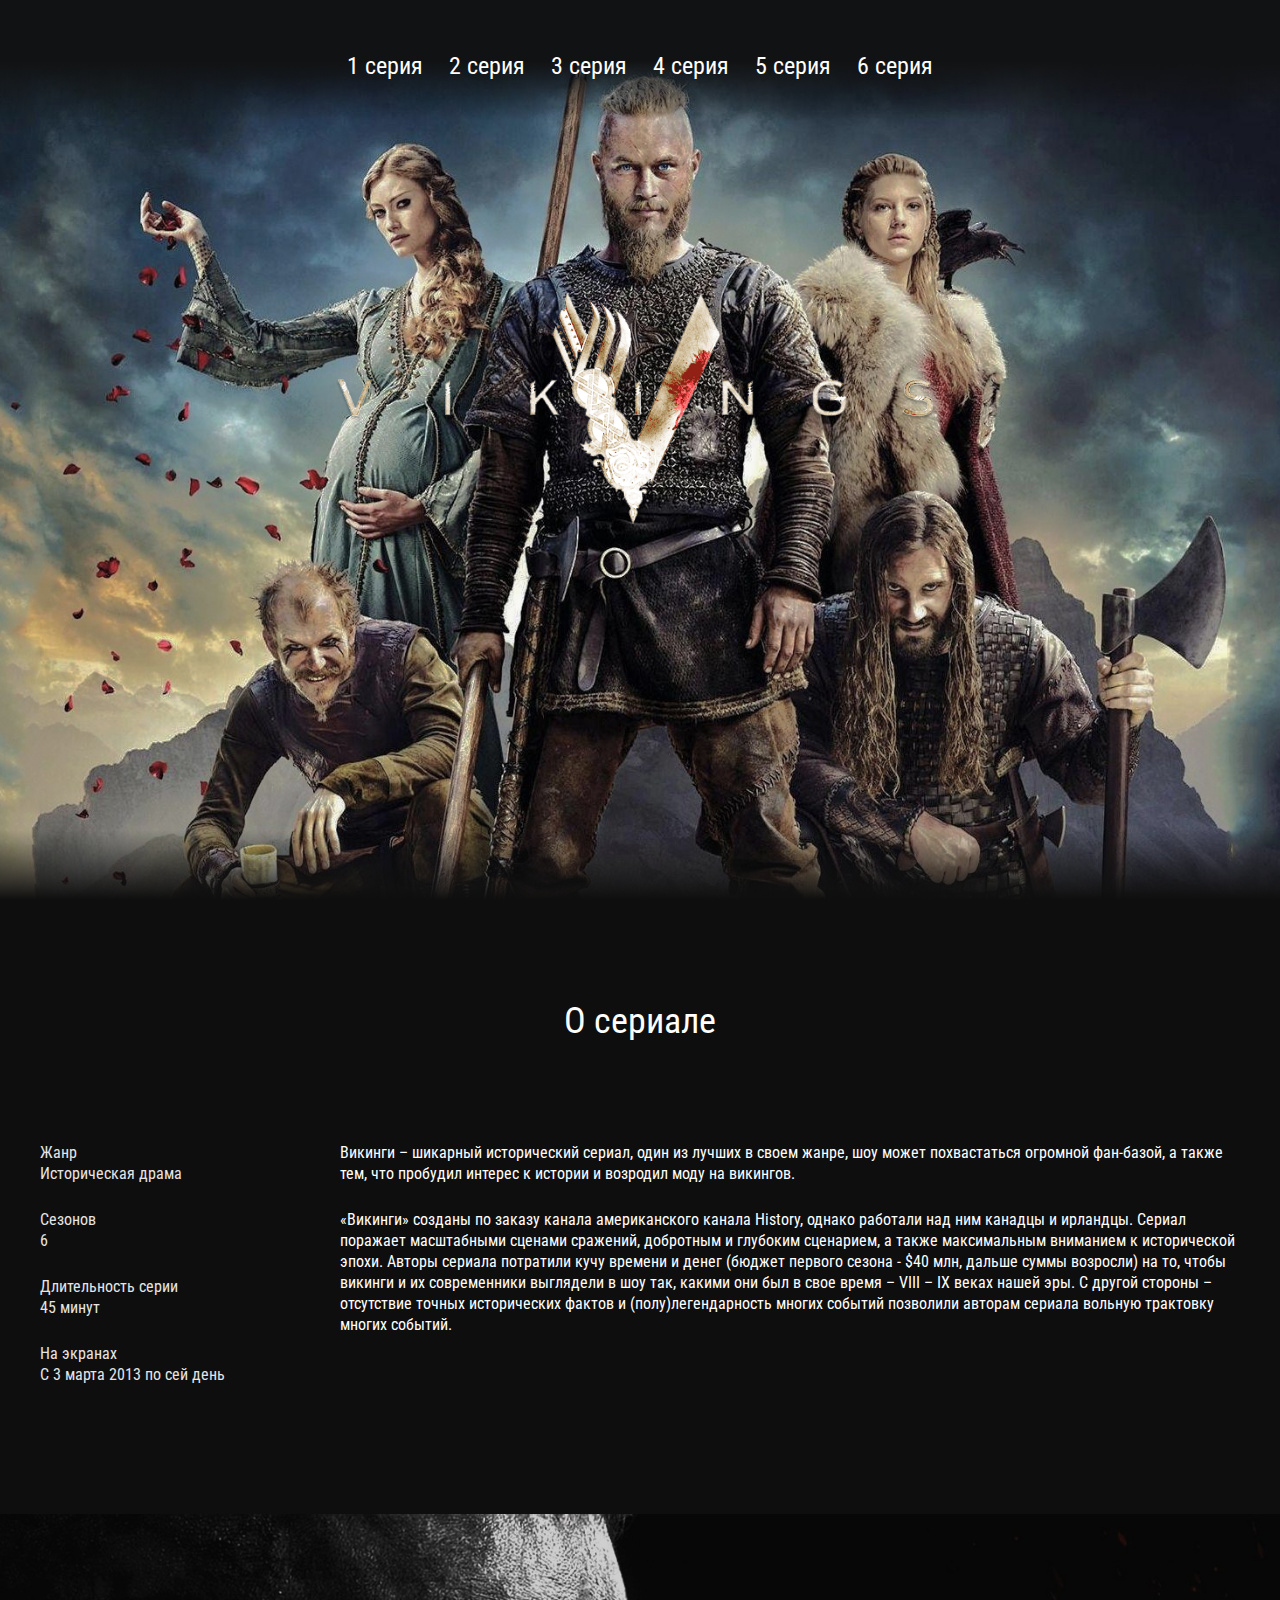
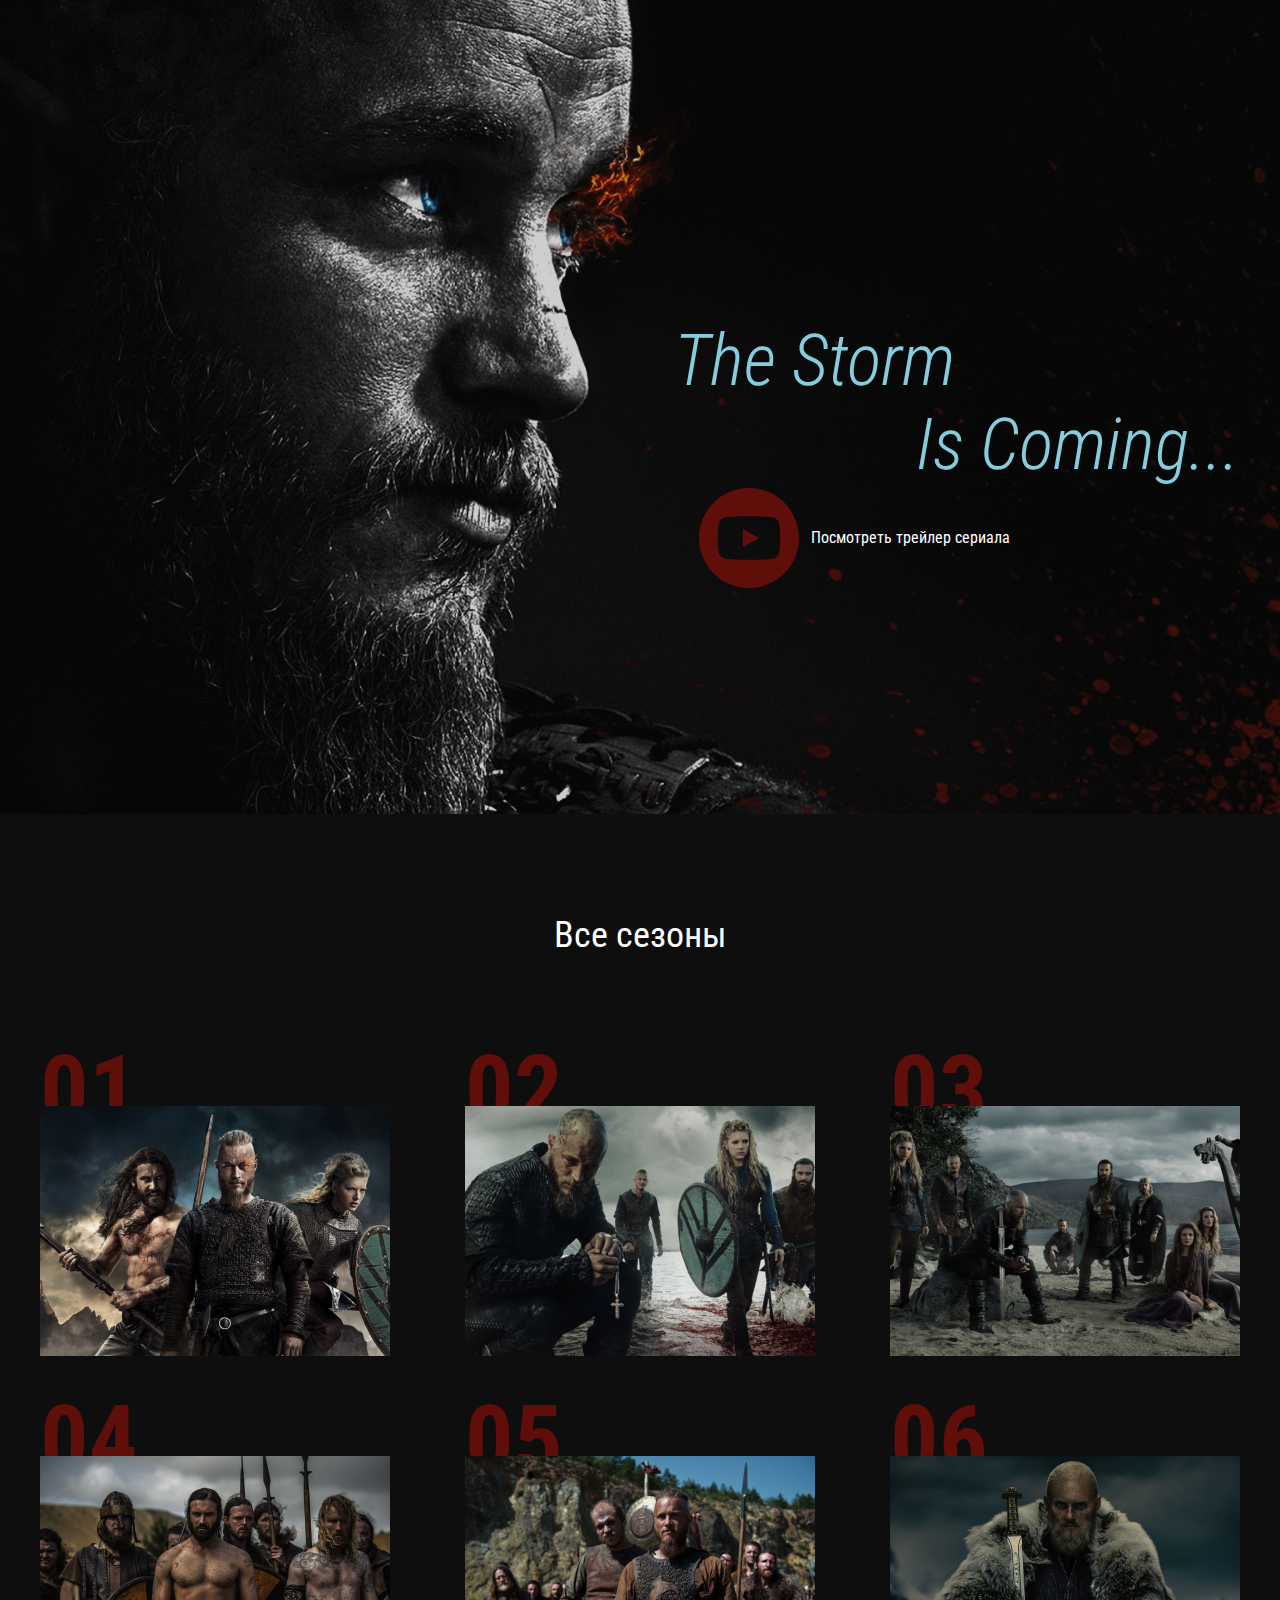
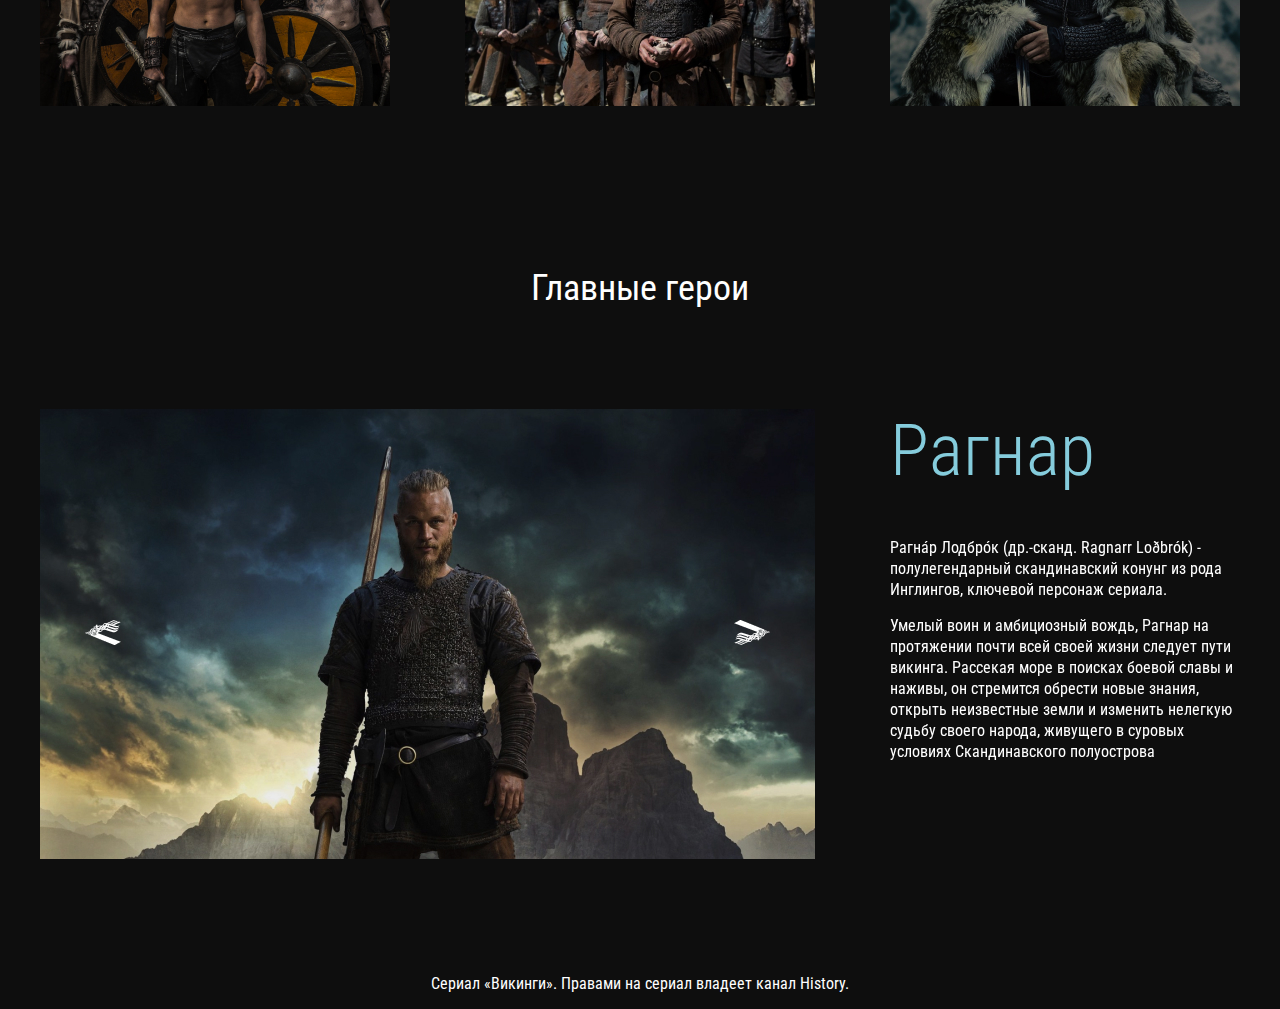
<file: index.html>
<!DOCTYPE html>
<html lang="ru">

<head>
    <meta charset="UTF-8">
    <meta name="viewport" content="width=device-width, initial-scale=1.0">
    <meta http-equiv="X-UA-Compatible" content="ie=edge">
    <title>Vikings</title>
    <link rel="preconnect" href="https://fonts.googleapis.com">
    <link rel="preconnect" href="https://fonts.gstatic.com" crossorigin>
    <link href="https://fonts.googleapis.com/css2?family=Roboto+Condensed:ital,wght@0,400;0,700;1,300&display=swap"
        rel="stylesheet">
    <link rel="stylesheet" href="css/reset.css">
    <link rel="stylesheet" href="css/slick.css">
    <link rel="stylesheet" href="css/jquery.fancybox.css">
    <link rel="stylesheet" href="css/style.css">

</head>

<body>
    <header class="header">
        <nav class="menu">
            <button class="menu__btn ">
                <span></span>
            </button>
            <ul class="menu__list">
                <li class="menu__list-item">
                    <a class="menu__list-link" href="#">1 серия</a>
                </li>
                <li class="menu__list-item">
                    <a class="menu__list-link" href="#">2 серия</a>
                </li>
                <li class="menu__list-item">
                    <a class="menu__list-link" href="#">3 серия</a>
                </li>
                <li class="menu__list-item">
                    <a class="menu__list-link" href="#">4 серия</a>
                </li>
                <li class="menu__list-item">
                    <a class="menu__list-link" href="#">5 серия</a>
                </li>
                <li class="menu__list-item">
                    <a class="menu__list-link" href="#">6 серия</a>
                </li>
            </ul>
        </nav>
        <div class="logo">
            <img class="logo__img" src="./images/лого.png" alt="logo">
        </div>
    </header>
    <section class="about section-page">
        <div class="container">
            <h3 class="title">
                О сериале
            </h3>
            <div class="about__inner">
                <ul class="about__info">
                    <li class="about__info-item">
                        Жанр
                        <span>Историческая драма</span>
                    </li>
                    <li class="about__info-item">
                        Сезонов
                        <span>6</span>
                    </li>
                    <li class="about__info-item">
                        Длительность серии
                        <span>45 минут</span>
                    </li>
                    <li class="about__info-item">
                        На экранах
                        <span>С 3 марта 2013 по сей день</span>
                    </li>
                </ul>
                <div class="about__text">
                    <p>
                        Викинги – шикарный исторический сериал, один из лучших в своем жанре, шоу может похвастаться
                        огромной фан-базой, а также тем, что пробудил интерес к истории и возродил моду на викингов.
                    </p>
                    <p>
                        «Викинги» созданы по заказу канала американского канала History, однако работали над ним
                        канадцы и ирландцы. Сериал поражает масштабными сценами сражений, добротным и глубоким
                        сценарием, а также максимальным вниманием к исторической эпохи. Авторы сериала потратили
                        кучу времени и денег (бюджет первого сезона - $40 млн, дальше суммы возросли) на то, чтобы
                        викинги и их современники выглядели в шоу так, какими они был в свое время – VIII – IX веках
                        нашей эры. С другой стороны – отсутствие точных исторических фактов и (полу)легендарность
                        многих событий позволили авторам сериала вольную трактовку многих событий.
                    </p>
                </div>
            </div>
        </div>
    </section>
   
    <section class="video">
        <div class="container">
            <h3 class="video__text">
                <span>The Storm</span>
                Is Coming...
            </h3>
            <a class="video__btn" data-fancybox href="https://www.youtube.com/watch?v=9GgxinPwAGc" target="_blank">Посмотреть трейлер сериала</a>
        </div>
    </section>
      
    <section class="seasons section-page">
        <div class="container">
            <h3 class="title">
                Все сезоны
            </h3>
            <ol class="seasons__inner">
                <li class="seasons__item" style="background-image: url(./images/1.jpg);">
                    <a class="seasons__link" href="season-1.html" target="_blank">Cмотреть</a>
                </li>
                <li class="seasons__item" style="background-image: url(./images/2.jpg);">
                    <a class="seasons__link" href="#">Cмотреть</a>
                </li>
                <li class="seasons__item" style="background-image: url(./images/3.jpg);">
                    <a class="seasons__link" href="#">Cмотреть</a>
                </li>
                <li class="seasons__item" style="background-image: url(./images/4.jpg);">
                    <a class="seasons__link" href="#">Cмотреть</a>
                </li>
                <li class="seasons__item" style="background-image: url(./images/5.jpg);">
                    <a class="seasons__link" href="#">Cмотреть</a>
                </li>
                <li class="seasons__item" style="background-image: url(./images/6.jpg);">
                    <a class="seasons__link" href="#">Cмотреть</a>
                </li>

            </ol>
        </div>
    </section>

    <!-- heroes section-page start -->

    <section class="heroes section-page">
        <div class="container">
            <h3 class="title">Главные герои</h3>
            <div class="heroes__inner">
                <div class="heroes__slider-img">
                    <img class="heroes__images" src="images/hero-1.jpg" alt="">
                    <img class="heroes__images" src="images/Haraldr.jpg" alt="">
                    <img class="heroes__images" src="images/Lagertha.jpg" alt="">
                </div>
                <div class="heroes__slider-text">
                    <div class="heroes__text">
                        <h4 class="heroes__name">Рагнар</h4>
                        <p>
                            Рагна́р Лодбро́к (др.-сканд. Ragnarr Loðbrók) -
                            полулегендарный скандинавский конунг
                            из рода Инглингов, ключевой персонаж
                            сериала.
                        </p>
                        <p>
                            Умелый воин и амбициозный вождь, Рагнар
                            на протяжении почти всей своей жизни
                            следует пути викинга. Рассекая море в
                            поисках боевой славы и наживы, он
                            стремится обрести новые знания, открыть
                            неизвестные земли и изменить нелегкую
                            судьбу своего народа, живущего в суровых
                            условиях Скандинавского полуострова
                        </p>
                    </div>
                    <div class="heroes__text">
                        <h4 class="heroes__name">Харальд</h4>
                        <p>
                            Ха́ральд Прекрасноволо́сый (др.-сканд.
                            Haraldr hárfagri, норв. Harald I Hårfagre;
                            умер ок. 933) — сын Хальвдана Чёрного, конунг
                            Вестфольда, первый король Норвегии.
                        </p>
                        <p>
                            Имя Харальда Прекрасноволосого упоминается в
                            историческом документе — Хронике королей
                            Норвегии. Текст был написан в Исландии
                            летописцем по имени Снорри Стерлузон приблизительно
                            в 1230 году, через 300 лет после царствования Харальда.
                            Тем не менее, известны и более старые источники,
                            рассказывающие о Харальде Прекрасноволосом.
                        </p>
                    </div>
                    <div class="heroes__text">
                        <h4 class="heroes__name">Лагерта</h4>
                        <p>
                            Лагерта (Ladgerda, Ladgertha или Lagertha) —
                            северная воительница, обладательница земель
                            в Норвегии и первая жена датского героя —
                            викинга Рагнара Лодброка.
                        </p>
                        <p>
                            Рагнар влюбляется в молодую женщину-воина
                            и признается, что обязан ей своей победой. Когда
                            он просит её руки, она отправляет к нему посланцев
                            с приглашением его в её дворец. Кораблем Рагнар
                            плывёт к ней, но там его ждут два животных: медведь и собака.
                            Рагнар убивает зверей и Лагерта соглашается
                            выйти за него замуж. У них рождается сын и две дочери.
                        </p>
                    </div>
                </div>
            </div>
        </div>        
    </section>

    <!-- heroes section-page end -->

    <!-- footer start -->

    <footer class="footer">
        <div class="constainer">
            <p class="copy">
                Сериал «Викинги». Правами на сериал владеет канал
                History.
            </p>
        </div>
    </footer>

    <!-- footer end -->

    <script src="https://ajax.googleapis.com/ajax/libs/jquery/3.4.1/jquery.min.js"></script>
    <script src="js/slick.min.js"></script>
    <script src="js/jquery.fancybox.min.js"></script>
    <script src="js/main.js"></script>
</body>

</html>
</file>
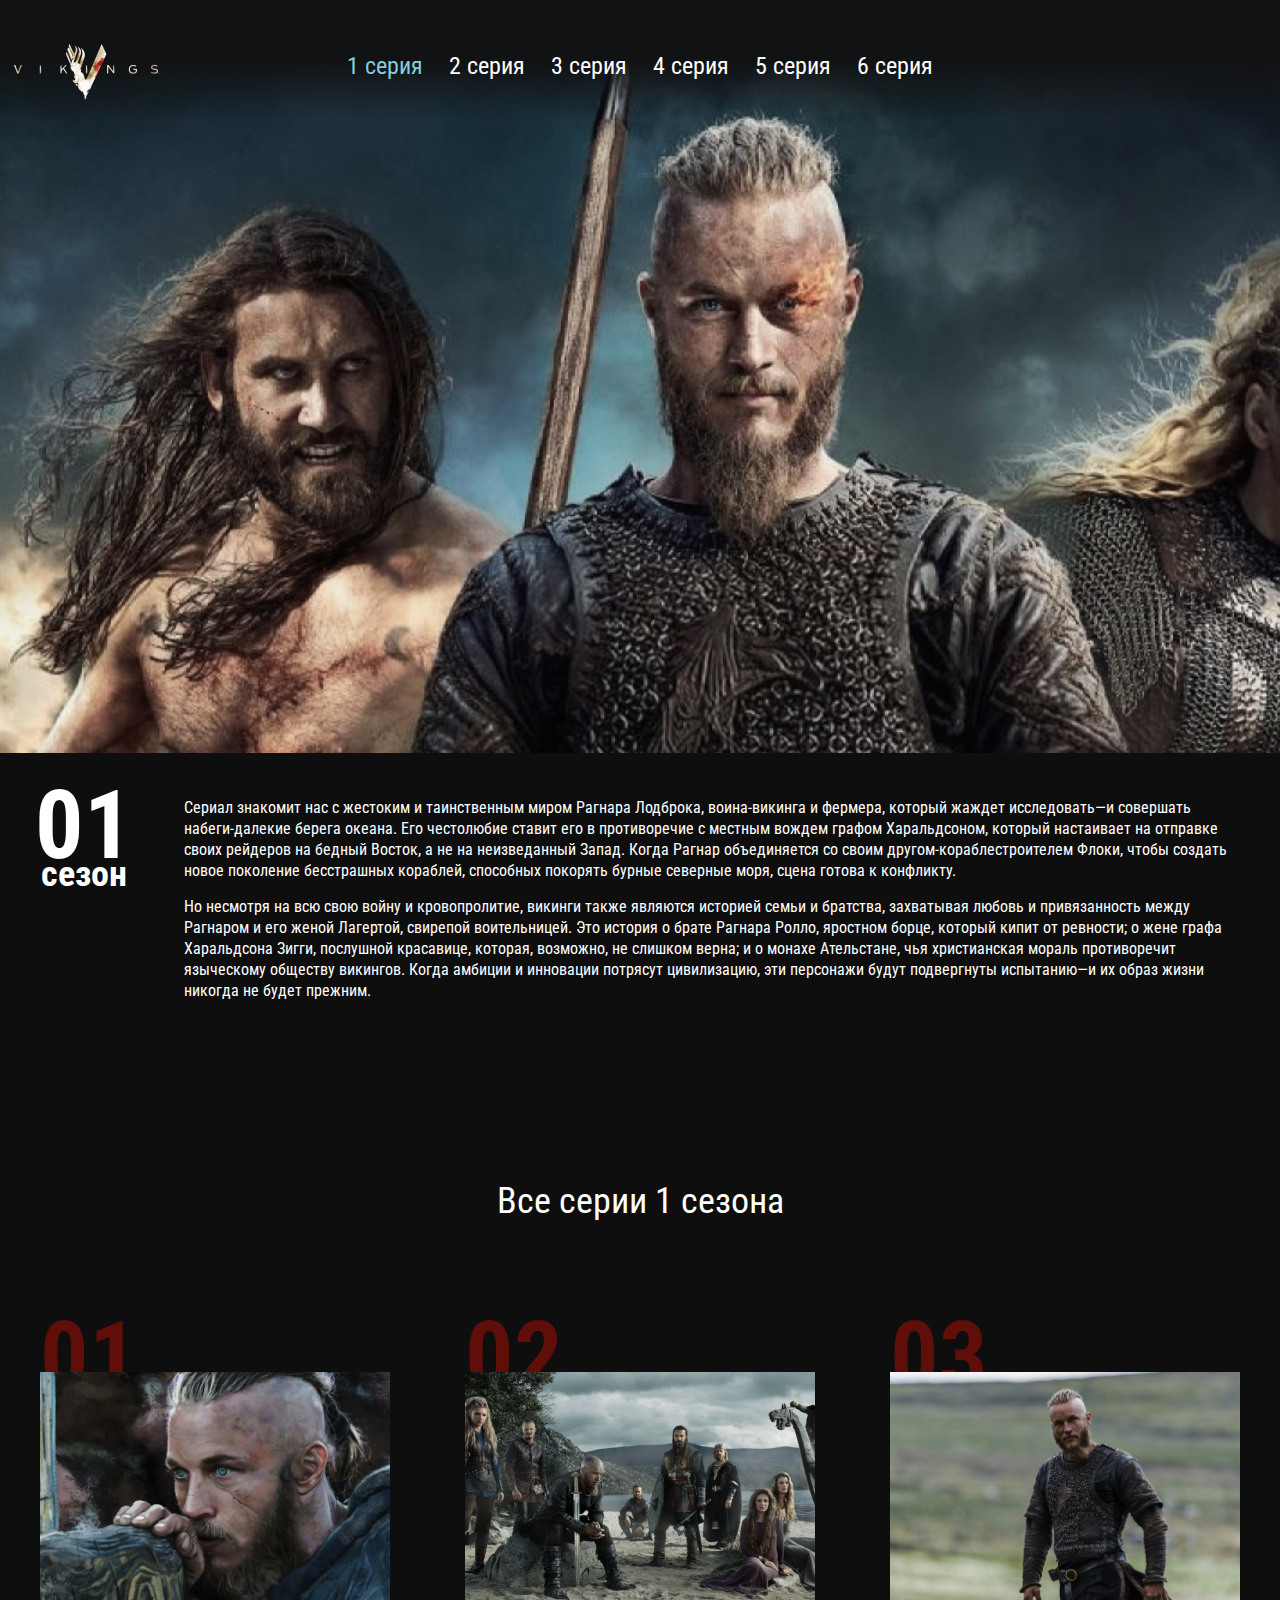
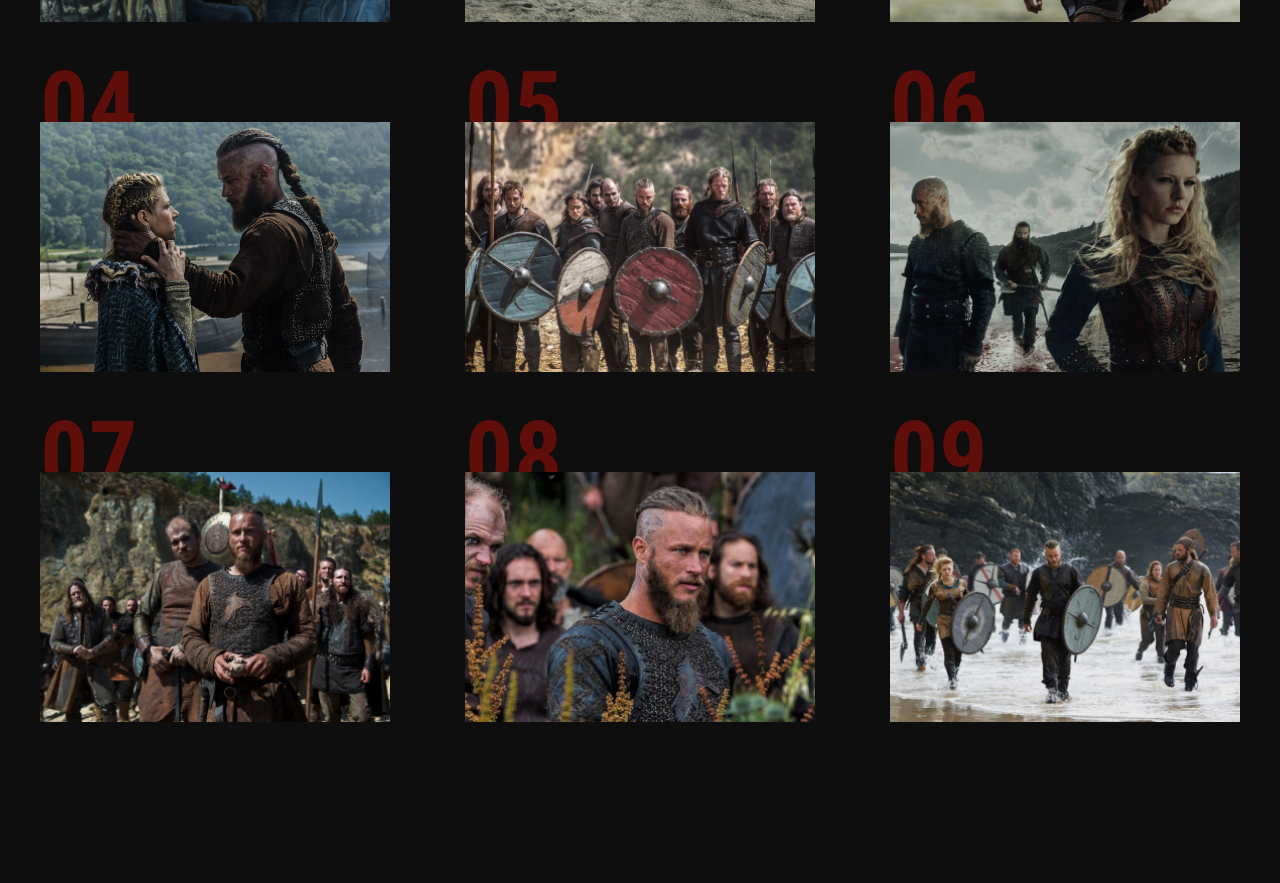
<file: season-1.html>
<!DOCTYPE html>
<html lang="ru">

<head>
    <meta charset="UTF-8">
    <meta name="viewport" content="width=device-width, initial-scale=1.0">
    <meta http-equiv="X-UA-Compatible" content="ie=edge">
    <title>Vikings</title>
    <link rel="preconnect" href="https://fonts.googleapis.com">
    <link rel="preconnect" href="https://fonts.gstatic.com" crossorigin>
    <link href="https://fonts.googleapis.com/css2?family=Roboto+Condensed:ital,wght@0,400;0,700;1,300&display=swap"
        rel="stylesheet">
    <link rel="stylesheet" href="css/reset.css">
    <link rel="stylesheet" href="css/slick.css">
    <link rel="stylesheet" href="css/jquery.fancybox.css">
    <link rel="stylesheet" href="css/style.css">
</head>

<body>

    <!-- header start -->

    <header class="page-header">
        <nav class="menu">
            <button class="menu__btn">
                <span></span>
            </button>
            <div class="menu__container">
                <a class="page-logo" href="index.html">
                    <img src="./images/лого2.png" alt="logo">
                </a>
                <ul class="menu__list">
                    <li class="menu__list-item">
                        <a class="menu__list-link menu__list-link--active" href="#">1 серия</a>
                    </li>
                    <li class="menu__list-item">
                        <a class="menu__list-link" href="#">2 серия</a>
                    </li>
                    <li class="menu__list-item">
                        <a class="menu__list-link" href="#">3 серия</a>
                    </li>
                    <li class="menu__list-item">
                        <a class="menu__list-link" href="#">4 серия</a>
                    </li>
                    <li class="menu__list-item">
                        <a class="menu__list-link" href="#">5 серия</a>
                    </li>
                    <li class="menu__list-item">
                        <a class="menu__list-link" href="#">6 серия</a>
                    </li>
                </ul>
            </div>
        </nav>
        <div class="season-info">
            <div class="season-info__num">
                01
                <span>cезон</span>
            </div>
            <div class="season-info__text">
                <p>
                    Сериал знакомит нас с жестоким и таинственным миром Рагнара Лодброка, воина-викинга и фермера,
                    который жаждет исследовать—и совершать
                    набеги-далекие берега океана. Его честолюбие ставит его в противоречие с местным вождем графом
                    Харальдсоном, который настаивает на отправке
                    своих рейдеров на бедный Восток, а не на неизведанный Запад. Когда Рагнар объединяется со своим
                    другом-кораблестроителем Флоки, чтобы создать
                    новое поколение бесстрашных кораблей, способных покорять бурные северные моря, сцена готова к
                    конфликту.
                </p>
                <p>
                    Но несмотря на всю свою войну и кровопролитие, викинги также являются историей семьи и братства,
                    захватывая любовь и привязанность между
                    Рагнаром и его женой Лагертой, свирепой воительницей. Это история о брате Рагнара Ролло, яростном
                    борце, который кипит от ревности; о жене графа
                    Харальдсона Зигги, послушной красавице, которая, возможно, не слишком верна; и о монахе Ательстане,
                    чья христианская мораль противоречит
                    языческому обществу викингов. Когда амбиции и инновации потрясут цивилизацию, эти персонажи будут
                    подвергнуты испытанию—и их образ жизни
                    никогда не будет прежним.
                </p>

            </div>
        </div>
    </header>

    <!-- header end -->

    <!-- section start -->

    <section class="seasons section-page">
        <div class="container">
            <h3 class="title">
                Все серии 1 сезона
            </h3>
            <ol class="seasons__inner">
                <li class="seasons__item" style="background-image: url('./images/1-1.jpg');">
                    <a class="seasons__link" data-fancybox="gallery"
                        href="https://www.youtube.com/watch?v=HlOOMzu1340&list=PLV1jdmvi0k5CEIUuz9-BAP1wEsL27FdkE">
                        Cмотреть
                    </a>
                </li>
                <li class="seasons__item" style="background-image: url('./images/1-2.jpg');">
                    <a class="seasons__link" data-fancybox="gallery"
                        href="https://www.youtube.com/watch?v=eL76CNr0-g4&list=PLV1jdmvi0k5CEIUuz9-BAP1wEsL27FdkE&index=2">
                        Cмотреть
                    </a>
                </li>
                <li class="seasons__item" style="background-image: url('./images/1-3.jpg');">
                    <a class="seasons__link" data-fancybox="gallery"
                        href="https://www.youtube.com/watch?v=Y1I7eLnv9Y8&list=PLV1jdmvi0k5CEIUuz9-BAP1wEsL27FdkE&index=3">
                        Cмотреть
                    </a>
                </li>
                <li class="seasons__item" style="background-image: url('./images/1-4.jpg');">
                    <a class="seasons__link" data-fancybox="gallery"
                        href="https://www.youtube.com/watch?v=OQjzS9bOb-M&list=PLV1jdmvi0k5CEIUuz9-BAP1wEsL27FdkE&index=4">
                        Cмотреть
                    </a>
                </li>
                <li class="seasons__item" style="background-image: url('./images/1-5.jpg');">
                    <a class="seasons__link" data-fancybox="gallery"
                        href="https://www.youtube.com/watch?v=4eegQMo5VTE&list=PLV1jdmvi0k5CEIUuz9-BAP1wEsL27FdkE&index=5">
                        Cмотреть
                    </a>
                </li>
                <li class="seasons__item" style="background-image: url('./images/1-6.jpg');">
                    <a class="seasons__link" data-fancybox="gallery"
                        href="https://www.youtube.com/watch?v=I7iit06TGW4&list=PLV1jdmvi0k5CEIUuz9-BAP1wEsL27FdkE&index=6">
                        Cмотреть
                    </a>
                </li>
                <li class="seasons__item" style="background-image: url('./images/1-7.jpg');">
                    <a class="seasons__link" data-fancybox="gallery"
                        href="https://www.youtube.com/watch?v=sml_4f0C7Ec&list=PLV1jdmvi0k5CEIUuz9-BAP1wEsL27FdkE&index=7">
                        Cмотреть
                    </a>
                </li>
                <li class="seasons__item" style="background-image: url('./images/1-8.jpg');">
                    <a class="seasons__link" data-fancybox="gallery"
                        href="https://www.youtube.com/watch?v=UyMlwGgriUM&list=PLV1jdmvi0k5CEIUuz9-BAP1wEsL27FdkE&index=8">
                        Cмотреть
                    </a>
                </li>
                <li class="seasons__item" style="background-image: url('./images/1-9.jpg');">
                    <a class="seasons__link" data-fancybox="gallery"
                        href="https://www.youtube.com/watch?v=G2FQ_Bn5WTk&list=PLV1jdmvi0k5CEIUuz9-BAP1wEsL27FdkE&index=9">
                        Cмотреть
                    </a>
                </li>
            </ol>
        </div>
    </section>

    <!-- section end -->

    <script src="https://ajax.googleapis.com/ajax/libs/jquery/3.4.1/jquery.min.js"></script>
    <script src="js/slick.min.js"></script>
    <script src="js/jquery.fancybox.min.js"></script>
    <script src="js/main.js"></script>

</body>

</html>
</file>
<file: css/style.css>
* {
    box-sizing: border-box;
}

body {
    background-color: #0e0e0e;
    color: #fff;
    font-weight: 400;
    font-family: 'Roboto Condensed', sans-serif;
    line-height: 21px;
}

.container {
    max-width: 1220px;
    padding: 0 10px;
    margin: 0 auto;
}

.section__page {
    margin: 100px 0;
}

.title {
    text-align: center;
    margin-bottom: 100px;
    font-size: 36px;
    line-height: 42px;
    font-weight: 400;
}

a {
    text-decoration: none;
    color: inherit;
}

ul {
    list-style: none;
}

/*header start*/

.header {
    background-image: url('../images/header-bg.jpg');
    height: 100vh;
    background-size: cover;
    background-position: center 50px;
    background-repeat: no-repeat;
    text-align: center;
    position: relative;
}

.header::after {
    content: '';
    position: absolute;
    height: 70px;
    bottom: 0;
    left: 0;
    width: 100%;
    background: linear-gradient(180deg, #0E0E0E 0%, rgba(17, 17, 17, 0.850295) 16.53%, rgba(32, 31, 33, 0) 100%);
    transform: rotate(180deg);
}

.menu {
    padding: 50px 0 58px;
    background: linear-gradient(180deg, #111213 0%, #111213 43.62%, rgba(32, 31, 33, 0) 86.33%);
}

.menu__btn{
    display: none;
}

.menu__list {
    display: flex;
    justify-content: center;
}


.menu__list-item {
    padding: 0 13px;
}

.menu__list-link {
    font-size: 36px;
    line-height: 42px;
}

.menu__list-link:hover,
.menu__list-link--active {
    color: #85ccdc;
}

.logo {
    padding-top: 17vh;
}

.about__inner {
    display: flex;
    margin-bottom: 104px;
}

.about__info {
    width: 375px;
    margin-right: 50px;
    flex: none;
}

.about__info-item {
    margin-bottom: 25px;
    color: #E5E5E5;
}

.about__info-item span {
    display: block;
}

.about__text p {
    margin-bottom: 25px;
}

.video {
    background-image: url('../images/video-bg.jpg');
    height: 100vh;
    background-position: center center;
    background-size: cover;
    background-repeat: no-repeat;
    text-align: right;
}

.video__text {
    font-style: italic;
    font-weight: 300;
    font-size: 72px;
    line-height: 84px;
    color: #85CCDC;
    padding-top: 45vh;
    text-align: right;
    margin-bottom: 40px;
}

.video__text span {
    display: block;
    padding-right: 285px;

}

.video__btn {
    padding-left: 112px;
    position: relative;
    margin-right: 230px;
}

.video__btn::before {
    content: '';
    position: absolute;
    width: 100px;
    height: 100px;
    left: 0;
    top: -40px;
    background-image: url('../images/youtube.svg');
}

.seasons__inner {
    display: grid;
    grid-template-columns: repeat(auto-fill, minmax(280px, 1fr));
    grid-gap: 100px 75px;
    counter-reset: counter;
    padding-top: 50px;
}

.seasons__item {
    height: 250px;
    background-image: url('../images/season-1bg.jpg');
    background-repeat: no-repeat;
    background-position: center center;
    background-size: cover;
    list-style: none;
    position: relative;
    display: flex;
    justify-content: center;
    align-items: center;
}

.seasons__item:hover .seasons__link {
    opacity: 1;
}

.seasons__item::before {
    content: '0'counter(counter);
    counter-increment: counter;
    position: absolute;
    font-weight: bold;
    font-size: 96px;
    line-height: 112px;
    color: #600E09;
    left: 0;
    top: -72px;
    z-index: -1;
}

.seasons__item:nth-child(n+10)::before {
    content: counter(counter);
}

.seasons__item:hover::after {
    content: '';
    position: absolute;
    top: 0;
    left: 0;
    right: 0;
    bottom: 0;
    background: rgba(14, 14, 14, 0.8);
}

.seasons__link {
    font-size: 36px;
    line-height: 42px;
    padding: 12px 78px 11px;
    background-color: #0E0E0E;
    opacity: 0;
    transition: all .3s;
    z-index: 2;
}

.title{
    margin-top: 100px;
}

.heroes__inner {
    display: flex;
    justify-content: space-between;
    margin-bottom: 100px;
}

.heroes__slider-img {
    max-width: 775px;
}

.heroes__slider-text {
    max-width: 350px;
}

.slick-btn {
    position: absolute;
    top: 50%;
    transform: translateY(-50%);
    border: none;
    background-color: transparent;
    z-index: 5;
    cursor: pointer;
    outline: none
}

.slick-prev {
    left: 38px;
}

.slick-next {
    right: 38px;
}

.heroes__name {
    font-size: italic;
    font-weight: 300;
    font-size: 72px;
    line-height: 84px;
    color: #85CCDC;
    margin-bottom: 44px;
}

.heroes__text p {
    margin-bottom: 15px;
}

.copy {
    padding: 14px 0 15px;
    text-align: center;
}

/* start season-1 */

.page-header {
    background-image: url('../images/season-1bg.jpg');
    background-repeat: no-repeat;
    background-position: center center;
    background-size: cover;
    height: 90vh;
    position: relative;
}

.menu__container {
    max-width: 1385px;
    margin: 0 auto;
    position: relative;
}

.page-logo {
    position: absolute;
}

.seasons__inner{
    margin-bottom: 161px;
}

.season-info {
    position: absolute;
    max-width: 1385px;
    display: flex;
    padding: 44px 47px 64px 35px;
    background-color: #0E0E0E;
    bottom: 0;
    left: 0;
    right: 0;
    margin: 0 auto;
}

.season-info__num {
    font-weight: bold;
    font-size: 96px;
    line-height: 56px;
    text-align: center;
    margin-right: 51px;
}

.season-info__num span {
    display: block;
    font-size: 36px;
    line-height: 42px;
}

.season-info__text p {
    margin-bottom: 15px;
}

/* end season-1 */

/* start media */

@media(max-width: 1420px){
    .page-logo{
        left: 10px;
        top: -6px;
    }
}
@media (max-width: 1366px) {
    .logo__img {
        width: 50%;
    }

    .menu__list-link {
        font-size: 24px;
        line-height: 32px;
    }

    .about__info {
        width: 250px;
    }
    .page-header{
        height: 120vh;
    }
}

@media (max-width: 1200px) {
    .heroes__inner {
        display: block;
    }

    .heroes__slider-text {
        max-width: 100%;
        padding-top: 50px;
    }

    .heroes__slider-img {
        max-width: 100%;
    }
}

@media (max-width: 1088px) {
    .seasons__item {
        height: 340px;
    }
}

@media (max-width: 992px){
    .page-logo{
        display: none;
    }
}

@media (max-width: 768px) {
    .about__inner {
        display: block;
    }

    .section__page {
        padding: 50px 0;
    }

    .title {
        margin-bottom: 50px;
        font-size: 28px;
        line-height: 36px;
    }

    body {
        font-size: 16px;
        line-height: 19px;
    }

    .video__text {
        font-size: 48px;
        line-height: 56px;
    }

    .video__text span {
        padding-right: 200px;
    }

    .video__btn {
        margin-right: 0;
        padding-left: 62px;
    }

    .video__btn::before {
        width: 50px;
        height: 50px;
        background-size: cover;
        top: -16px;
    }

    .seasons__inner {
        grid-gap: 80px 35px; 
    }

    .heroes__name{
        font-size: 46px;
        line-height: 56px;
        margin-bottom: 25px;
    }
    .season-info{
        display: block;
        padding: 30px 10px 0px 10px;
    }
    .season-info__num{
        text-align: left;
        font-size: 50px;
        line-height: 26px;
        margin-bottom: 15px;
    }
    .season-info__num span{
        font-size: 25px;
        line-height: 32px;
    }
}

@media (max-width: 640px) {
    .menu{
        padding: 0;
        text-align: center;
        background: linear-gradient(180deg, #111213 0%, #111213 10%, rgba(32, 31, 33, 0) 86.33%);
    }

    .menu__list {
       display: block;
       transform: translateY(-130%);
       transition: all .3s;
    }

    .menu__list.menu__list--active{
        transform: translateY(0%);
        padding: 100px 0 50px;
        background-color: #0E0E0E;
    }

    .menu__list-link{
        display: block;
        padding: 10px 0px;
    }

    .logo {
        padding-top: 21vh;
    }

    .page-logo{
        display: block;
        z-index: 10;
        top: 22px;
    }

    .menu__btn{
        display: block;
        width: 50px;
        height: 40px;
        cursor: pointer;
        position: absolute;
        z-index: 10;
        right: 10px;
        top: 20px;
        display: flex;
        align-items: center;
        background-color: transparent;
        border: none;
        padding: 0;
    }
    .menu__btn span{
        background-color: #fff;
        height: 5px;
        width: 100%;
    }
    .menu__btn::after,
    .menu__btn::before{
        content: "";
        width: 100%;
        height: 5px;
        background-color: #fff;
        position: absolute;
    }
    .menu__btn::before{
        top: 0;
        left: 0;
    }
    .menu__btn::after{
        bottom: 0;
        left: 0;
    }
    .page-header{
        height: 160vh;
    }
}

@media (max-width: 414px) {
    .seasons__item {
        height: 203px;

    }
}

@media (max-width: 374px){
    .page-header{
        height: 200vh;
    }
}

/* end media */
</file>
